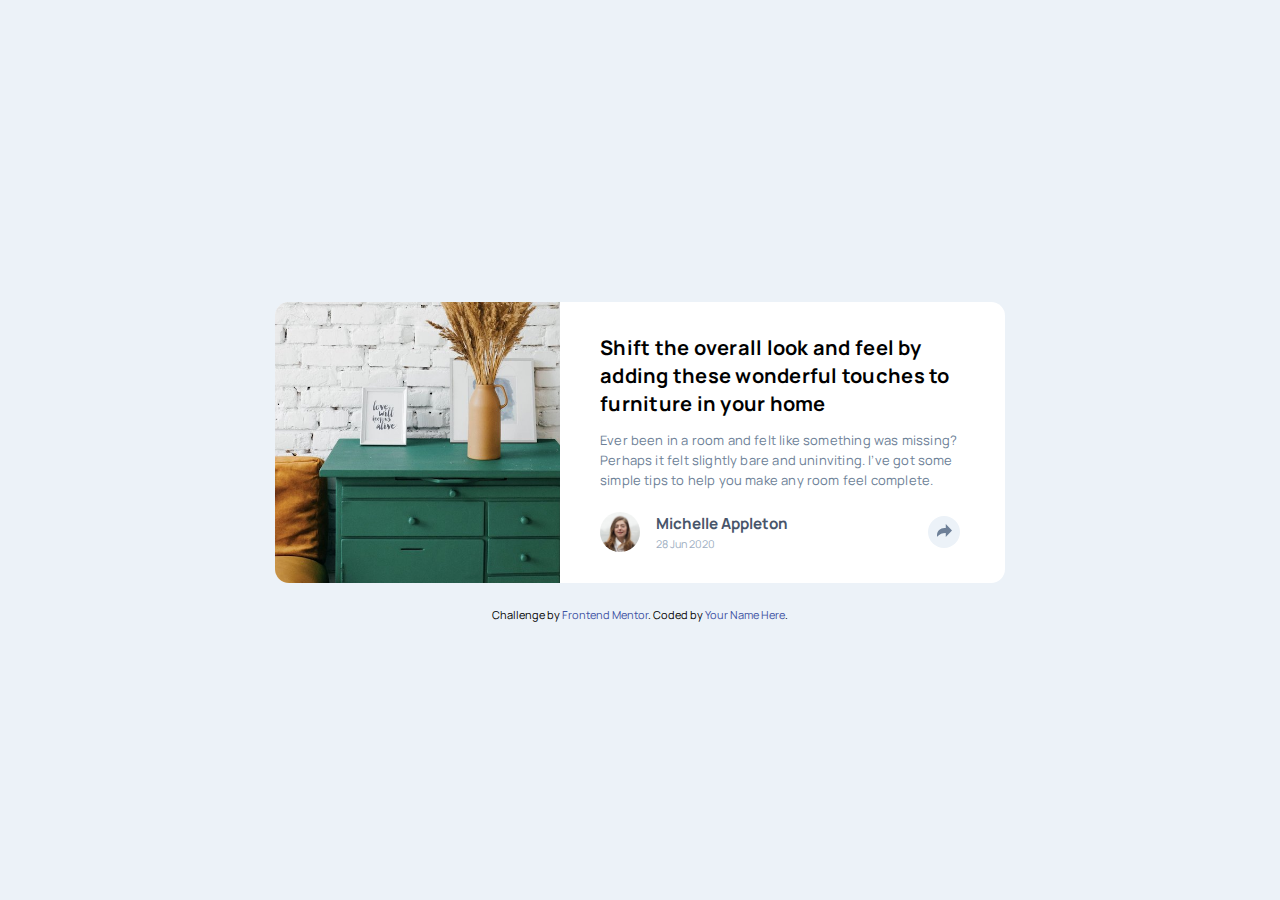
<file: index.html>
<!DOCTYPE html>
<html lang="en">
<head>
  <meta charset="UTF-8">
  <meta name="viewport" content="width=device-width, initial-scale=1.0"> <!-- displays site properly based on user's device -->

  <link rel="icon" type="image/png" sizes="32x32" href="./images/favicon-32x32.png">
  <link rel="stylesheet" href="./css/style.css">
  <title>Frontend Mentor | Article preview component</title>

  <!-- Feel free to remove these styles or customise in your own stylesheet 👍 -->
  <style>
    .attribution { font-size: 11px; text-align: center; }
    .attribution a { color: hsl(228, 45%, 44%); }
  </style>
</head>
<body>
  <div class="card">
    <div class="card-image">
      <img src="images/drawers.jpg" alt="Table">
    </div>
    <div class="card-body">
      <h1 class="card-header">
        Shift the overall look and feel by adding these wonderful touches to furniture in your home
      </h1>
      <p class="card-text">
        Ever been in a room and felt like something was missing? Perhaps it felt slightly bare and uninviting. I’ve got some simple tips to help you make any room feel complete.
      </p>
      <div class="card-footer">
        <div class="post-info">
          <span class="writter-avatar">
            <img src="./images/avatar-michelle.jpg" alt="">
          </span>
          <div>
            <h3 class="writter-name">Michelle Appleton</h3>
            <small class="post-date">28 Jun 2020</small>
          </div>
          <button id="btn-share" class="btn btn-share">
            <svg xmlns="http://www.w3.org/2000/svg" width="15" height="13"><path fill="#6E8098" d="M15 6.495L8.766.014V3.88H7.441C3.33 3.88 0 7.039 0 10.936v2.049l.589-.612C2.59 10.294 5.422 9.11 8.39 9.11h.375v3.867L15 6.495z"/></svg>
            
          </button>
          <div id="popup-box" class="share">
            <span>SHARE</span>
            <div class="social-share">
              <a class="btn" href="#" target="_blank">
                <svg xmlns="http://www.w3.org/2000/svg" width="20" height="20"><path fill="#FFF" d="M18.896 0H1.104C.494 0 0 .494 0 1.104v17.793C0 19.506.494 20 1.104 20h9.58v-7.745H8.076V9.237h2.606V7.01c0-2.583 1.578-3.99 3.883-3.99 1.104 0 2.052.082 2.329.119v2.7h-1.598c-1.254 0-1.496.597-1.496 1.47v1.928h2.989l-.39 3.018h-2.6V20h5.098c.608 0 1.102-.494 1.102-1.104V1.104C20 .494 19.506 0 18.896 0z"/></svg>
              </a>
              <a class="btn" href="#" target="_blank">
                <svg xmlns="http://www.w3.org/2000/svg" width="20" height="17"><path fill="#FFF" d="M20 2.172a8.192 8.192 0 01-2.357.646 4.11 4.11 0 001.804-2.27 8.22 8.22 0 01-2.605.996A4.096 4.096 0 0013.847.248c-2.65 0-4.596 2.472-3.998 5.037A11.648 11.648 0 011.392 1a4.109 4.109 0 001.27 5.478 4.086 4.086 0 01-1.858-.513c-.045 1.9 1.318 3.679 3.291 4.075a4.113 4.113 0 01-1.853.07 4.106 4.106 0 003.833 2.849A8.25 8.25 0 010 14.658a11.616 11.616 0 006.29 1.843c7.618 0 11.922-6.434 11.663-12.205A8.354 8.354 0 0020 2.172z"/></svg>
              </a>
              <a class="btn" href="#" target="_blank">
                <svg xmlns="http://www.w3.org/2000/svg" width="20" height="20"><path fill="#FFF" d="M10 0C4.478 0 0 4.477 0 10c0 4.237 2.636 7.855 6.356 9.312-.088-.791-.167-2.005.035-2.868.182-.78 1.172-4.97 1.172-4.97s-.299-.6-.299-1.486c0-1.39.806-2.428 1.81-2.428.852 0 1.264.64 1.264 1.408 0 .858-.545 2.14-.828 3.33-.236.995.5 1.807 1.48 1.807 1.778 0 3.144-1.874 3.144-4.58 0-2.393-1.72-4.068-4.177-4.068-2.845 0-4.515 2.135-4.515 4.34 0 .859.331 1.781.745 2.281a.3.3 0 01.069.288l-.278 1.133c-.044.183-.145.223-.335.134-1.249-.581-2.03-2.407-2.03-3.874 0-3.154 2.292-6.052 6.608-6.052 3.469 0 6.165 2.473 6.165 5.776 0 3.447-2.173 6.22-5.19 6.22-1.013 0-1.965-.525-2.291-1.148l-.623 2.378c-.226.869-.835 1.958-1.244 2.621.937.29 1.931.446 2.962.446 5.522 0 10-4.477 10-10S15.522 0 10 0z"/></svg>
              </a>
            </div>
          </div>
          <script>
            let el = document.querySelector("#btn-share");
            el.addEventListener('click', function(){
              let popup = document.querySelector("#popup-box");
              popup.classList.toggle("show");
              this.classList.toggle("active");
              void(0);
            });
          </script>
        </div>
      </div>     
    </div>    
  </div>
  
  
  <div class="attribution">
    Challenge by <a href="https://www.frontendmentor.io?ref=challenge" target="_blank">Frontend Mentor</a>. 
    Coded by <a href="#">Your Name Here</a>.
  </div>
</body>
</html>
</file>
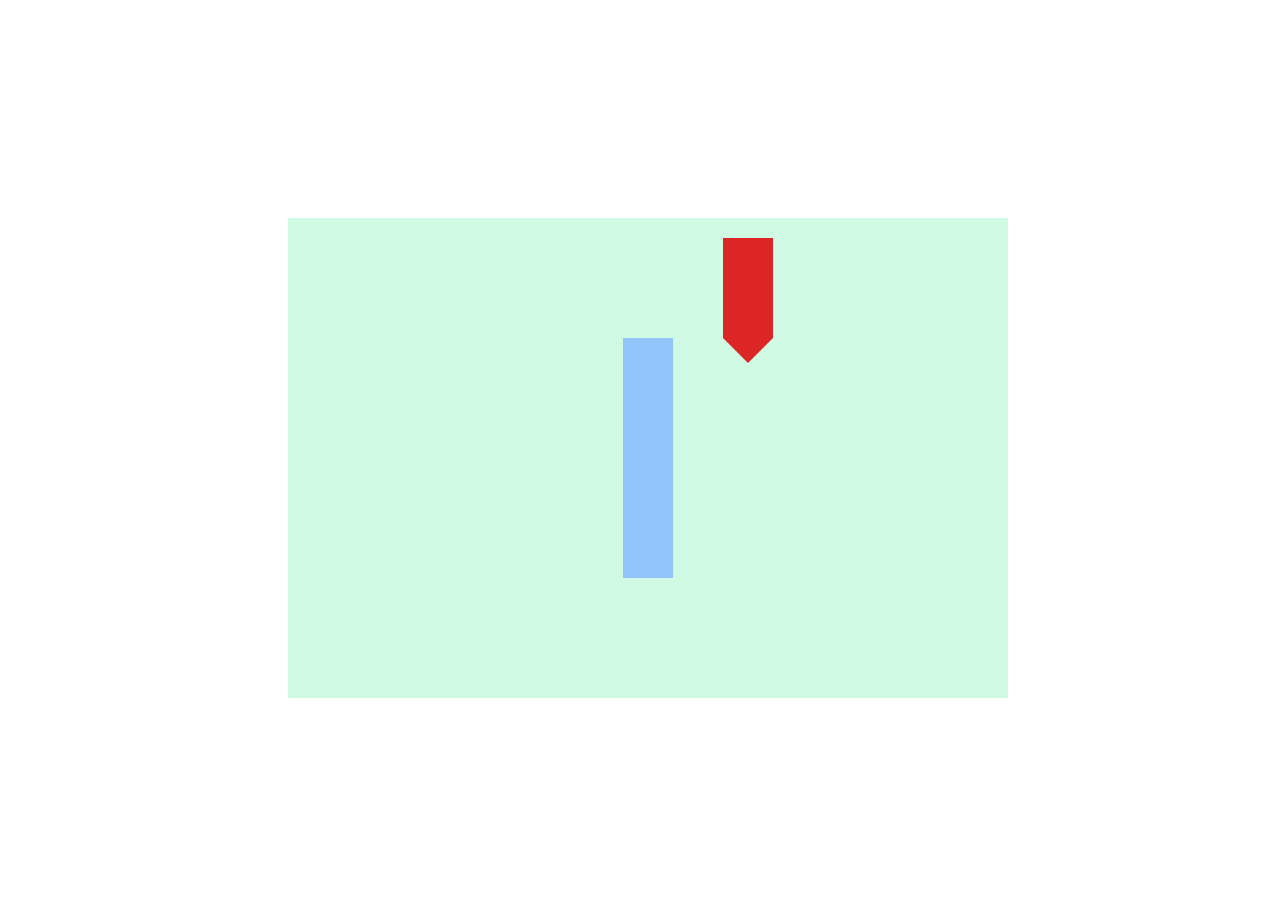
<file: test.html>
<!DOCTYPE html>
<html lang="en">
<head>
    <meta charset="UTF-8">
    <meta http-equiv="X-UA-Compatible" content="IE=edge">
    <meta name="viewport" content="width=device-width, initial-scale=1.0">
    <title>Document</title>
    <style>
        body{
            width: 100%;
            min-height: 100vh;
            display: flex;
            justify-content: center;
            align-items: center;
        }
        .parent{
            width: 720px;
            height: 480px;
            display: flex;
            justify-content: center;
            align-items: center;
            background-color: #D1FAE5;
            position: relative;

        }

        .child-lvl-1{
            width: 50px;
            height: 240px;
            background-color: #93C5FD;
            position: relative;
        }

        .child-lvl-2{
            width: 100%;
            height: 100px;
            position: absolute;
            background-color: #DC2626;
            top: -100px;
            left: 100px;
        }

        .child-lvl-2::after{
            content: '';
            position: absolute;
            top: 100%;
            border-top: 25px solid #DC2626;
            border-left: 25px solid transparent;
            border-right: 25px solid transparent;
        }

    </style>
</head>
<body>
    <div class="parent">
        <div class="child-lvl-1">
            <div class="child-lvl-2"></div>
        </div>
    </div>
</body>
</html>
</file>
<file: css/style.css>
@import url('https://fonts.googleapis.com/css2?family=Manrope:wght@500;700&display=swap');

h1,h2,h3,h4,h5,h6,p,ul,ol,body
{
    margin: 0;
    padding: 0;
}

ul,ol
{
    list-style: none;
}

a
{
    text-decoration: none;
}

img, audio, video, iframe{
    display: block;
}

body
{
    min-height: 100vh;
    display: flex;
    flex-direction: column;
    justify-content: center;
    align-items: center;
    background-color: #ECF2F8;
    font-family: 'Manrope', sans-serif;
    font-size: 13px;
}

.card
{
    width: 327px;
    display: flex;
    flex-direction: column;
    margin: 24px 0;
    border-radius: 14px;
    background-color: #fff;
}

.card-image
{
    width: 100%;
    height: 200px;
    position: relative;
    overflow: hidden;
}

.card-image img
{
    width: 100%;
    height: auto;
    position: absolute;
    top: -16px;
}

.card-body 
{
    padding: 36px 32px 20px;
    position: relative;
}

.card-body .card-header
{
    margin-bottom: 12px;
    font-size: 16px;
    line-height: 24px;
    letter-spacing: 0.2px;
    box-sizing: border-box;
}

.card-body p.card-text
{
    margin-bottom: 22px;
    color: #6D7F97;
    line-height: 20px;
    letter-spacing: 0.18px;
}

.post-info, .share
{
    display: flex;
    flex-direction: row;
    justify-content: flex-start;
    align-items: center;
}

.writter-avatar
{
    width: 40px;
    height: 40px;
    display: block;
    margin-right: 16px;
    border-radius: 20px;
    overflow: hidden;
}

.writter-avatar img
{
    width: 100%;
    height: 100%;
    object-fit: contain;
}

.post-info>div{
    margin-right: 40px;
}

.post-info small.post-date
{
    color: #9EAFC2;
}

h1.card-title, h3.writter-name
{
    color: #48556A;
}

.btn
{
    width: 32px;
    height: 32px;
    display: flex;
    justify-content: center;
    align-items: center;
}

.btn-share
{
    display: block;
    /* position: relative; */
    border: none;
    border-radius: 16px;
    overflow: hidden;
    background-color: #ECF2F8;
    cursor: pointer;
    z-index: 10;
}

.btn-share.active{
    background-color: #6D7F97;
}

.btn-share.active path{
    fill: #fff;
}

.share
{
    
    padding: 22px 32px;
    box-sizing: border-box;
    display: none;
    background-color:#48556A;
    border-bottom-left-radius: 14px;
    border-bottom-right-radius: 14px;
    position: absolute;
    left: 0;
    z-index: 9;
}

.share.show{
    display: flex;
}

.share span
{
    margin-right: 13px;
    color:#fff;
    letter-spacing: 5.1px;
}

.social-share
{
    display: flex;
    flex-direction: row;
}

.social-share .btn
{
    margin:0 2px;
}

@media all and (max-width:729px){
    .share
    {
        width: 100%;
    }

    .card-image
    {
        border-top-left-radius: 14px;
        border-top-right-radius: 14px;
    }
}
@media all and (min-width:730px){
    .card{
        width: 730px;
        height: 281px;
        flex-direction: row;
        align-items: stretch;
    }

    .card-image
    {
        flex-shrink: 0;
        width: 285px;
        height: 100%;
        border-top-left-radius: 14px;
        border-bottom-left-radius: 14px;
    }

    .card-image img
    {
        width: auto;
        height: 100%;
        top: 0;
    }

    .card-body
    {
        padding: 32px 40px 31px;
    }

    .card-body .card-header
    {
        font-size: 20px;
        letter-spacing: 0.26px;
        line-height: 28px;
    }

    .card-body .card-text
    {
        
        letter-spacing: 0.23px;
        line-height: 20px;
    }

    .post-info{
        position: relative;
    }

    .post-info>div
    {
        margin-right: 140px;
    }

    .share{
        flex-grow: 0;
        padding: 11px 30px;
        border-radius: 10px;
        bottom: 160%;
        left: 60%;
        margin-left: 2px;
    }

    .share::after{
        content: '';
        border-top: 12px solid #48556A;
        border-right: 12px solid transparent;
        border-left: 12px solid transparent;
        position: absolute;
        bottom: -12px;
        left: 50%;
        margin-left: -12px;  
    }
}
</file>
